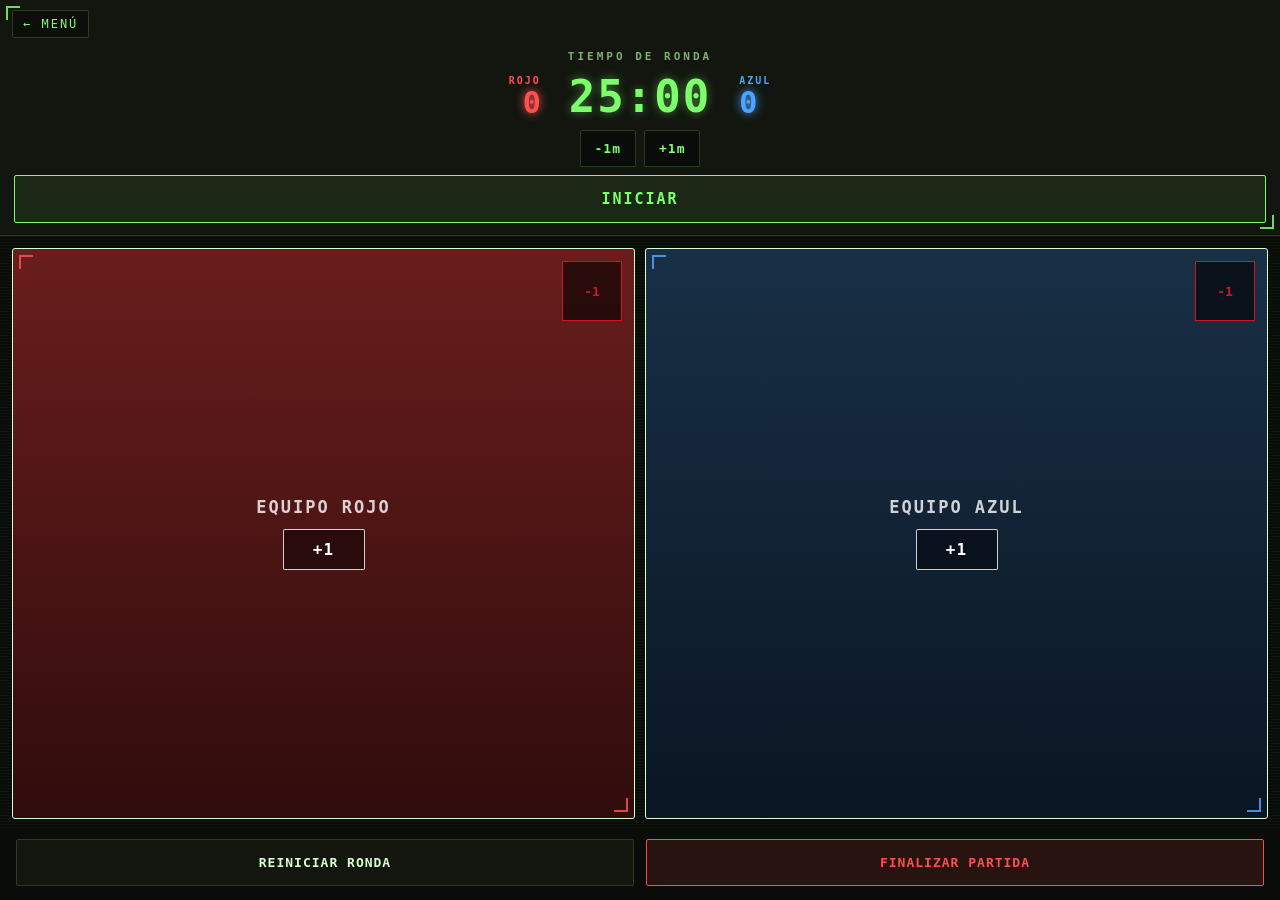
<file: captura.html>
<!DOCTYPE html>
<html lang="es">
<head>
<meta charset="UTF-8">
<meta name="viewport" content="width=device-width, initial-scale=1.0, maximum-scale=1.0, user-scalable=no">
<title>Captura la Bandera - Airsoft Control</title>
<link rel="manifest" href="manifest.json">
<link rel="apple-touch-icon" href="icon.png">
<meta name="apple-mobile-web-app-capable" content="yes">
<meta name="apple-mobile-web-app-status-bar-style" content="black">
<meta name="theme-color" content="#0d0d0d">
<link rel="stylesheet" href="style.css">
</head>
<body>

  <div class="app">

    <a href="index.html" class="back-link">&larr; Menú</a>

    <div class="main-timer">
      <div class="main-timer-label">TIEMPO DE RONDA</div>
      <div class="main-timer-scoreboard capture-scoreboard">
        <div class="possession-score possession-score-red">
          <span class="possession-score-label">ROJO</span>
          <strong id="scoreRedTop">0</strong>
        </div>
        <div class="main-timer-display" id="mainTimerDisplay">25:00</div>
        <div class="possession-score possession-score-blue">
          <span class="possession-score-label">AZUL</span>
          <strong id="scoreBlueTop">0</strong>
        </div>
      </div>

      <div class="setup-controls" id="setupControls">
        <button class="btn-adjust" data-adjust="-60">-1m</button>
        <button class="btn-adjust" data-adjust="60">+1m</button>
      </div>

      <div class="main-timer-controls">
        <button class="btn-main-action" id="mainPlayPause">Iniciar</button>
      </div>
    </div>

    <div class="scores scores-horizontal">
      <div class="score-card score-red" id="scoreCardRed">
        <button class="btn-minus" id="minusRed">-1</button>
        <span class="score-team-name">EQUIPO ROJO</span>
        <button class="btn-score-plus" id="plusRed" type="button">+1</button>
      </div>

      <div class="score-card score-blue" id="scoreCardBlue">
        <button class="btn-minus" id="minusBlue">-1</button>
        <span class="score-team-name">EQUIPO AZUL</span>
        <button class="btn-score-plus" id="plusBlue" type="button">+1</button>
      </div>
    </div>

    <div class="controls">
      <button class="btn-secondary" id="resetBtn">Reiniciar ronda</button>
      <button class="btn-primary" id="finishBtn">Finalizar partida</button>
    </div>

  </div>

  <div class="modal" id="modal">
    <div class="modal-content">
      <h2 id="modalWinner">EQUIPO ROJO GANA</h2>
      <p id="modalDetail">3 - 1 capturas</p>
      <button id="closeModal">Cerrar</button>
    </div>
  </div>

<script src="common.js"></script>
<script src="captura.js"></script>
</body>
</html>
</file>
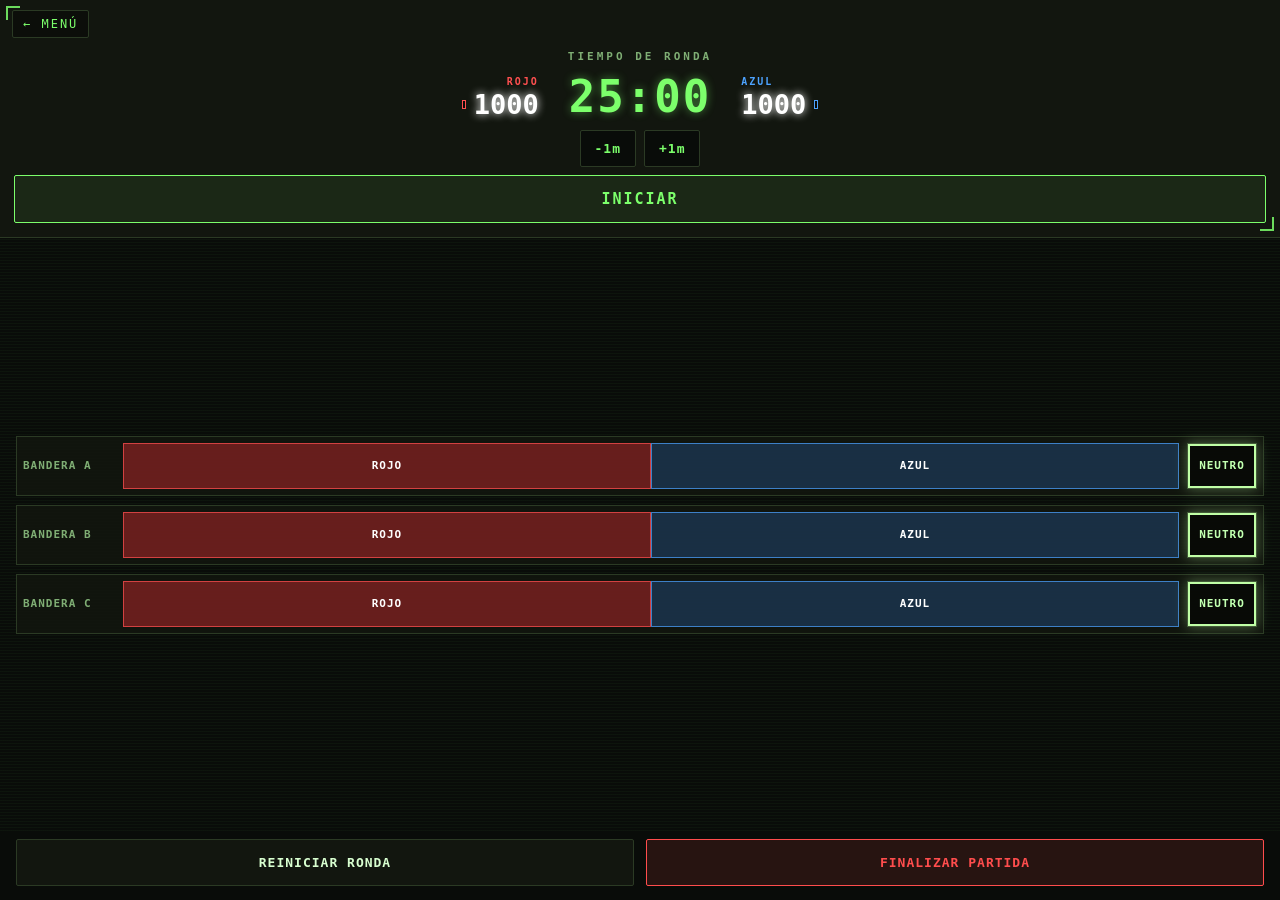
<file: dominio.html>
<!DOCTYPE html>
<html lang="es">
<head>
<meta charset="UTF-8">
<meta name="viewport" content="width=device-width, initial-scale=1.0, maximum-scale=1.0, user-scalable=no">
<title>Dominio - Airsoft Control</title>
<link rel="manifest" href="manifest.json">
<link rel="apple-touch-icon" href="icon.png">
<meta name="apple-mobile-web-app-capable" content="yes">
<meta name="apple-mobile-web-app-status-bar-style" content="black">
<meta name="theme-color" content="#0d0d0d">
<link rel="stylesheet" href="style.css">
</head>
<body>
  <div class="app dominio-app">
    <a href="index.html" class="back-link">&larr; Menú</a>

    <div class="main-timer dominio-header">
      <div class="main-timer-label">TIEMPO DE RONDA</div>
      <div class="main-timer-scoreboard dominio-scoreboard">
        <div class="dominio-team-score dominio-team-score-red">
          <span class="dominio-score-label">ROJO</span>
          <div class="dominio-score-line">
            <strong id="scoreRed">1000</strong>
            <div class="dominio-score-bar" aria-label="Puntos restantes del equipo rojo">
              <span id="barRed"></span>
            </div>
          </div>
        </div>
        <div class="main-timer-display" id="mainTimerDisplay">25:00</div>
        <div class="dominio-team-score dominio-team-score-blue">
          <span class="dominio-score-label">AZUL</span>
          <div class="dominio-score-line">
            <strong id="scoreBlue">1000</strong>
            <div class="dominio-score-bar" aria-label="Puntos restantes del equipo azul">
              <span id="barBlue"></span>
            </div>
          </div>
        </div>
      </div>

      <div class="setup-controls" id="setupControls">
        <button class="btn-adjust" data-adjust="-60">-1m</button>
        <button class="btn-adjust" data-adjust="60">+1m</button>
      </div>

      <div class="main-timer-controls">
        <button class="btn-main-action" id="mainPlayPause">Iniciar</button>
      </div>
    </div>

    <div class="dominio-flags" aria-label="Control de banderas">
      <div class="dominio-flag-row" data-flag="a">
        <span class="dominio-flag-name">BANDERA A</span>
        <div class="dominio-flag-sides">
          <button class="dominio-flag-side dominio-flag-red" type="button" data-team="red">ROJO</button>
          <button class="dominio-flag-side dominio-flag-blue" type="button" data-team="blue">AZUL</button>
        </div>
        <button class="dominio-flag-neutral" type="button" data-team="neutral">NEUTRO</button>
      </div>

      <div class="dominio-flag-row" data-flag="b">
        <span class="dominio-flag-name">BANDERA B</span>
        <div class="dominio-flag-sides">
          <button class="dominio-flag-side dominio-flag-red" type="button" data-team="red">ROJO</button>
          <button class="dominio-flag-side dominio-flag-blue" type="button" data-team="blue">AZUL</button>
        </div>
        <button class="dominio-flag-neutral" type="button" data-team="neutral">NEUTRO</button>
      </div>

      <div class="dominio-flag-row" data-flag="c">
        <span class="dominio-flag-name">BANDERA C</span>
        <div class="dominio-flag-sides">
          <button class="dominio-flag-side dominio-flag-red" type="button" data-team="red">ROJO</button>
          <button class="dominio-flag-side dominio-flag-blue" type="button" data-team="blue">AZUL</button>
        </div>
        <button class="dominio-flag-neutral" type="button" data-team="neutral">NEUTRO</button>
      </div>
    </div>

    <div class="controls">
      <button class="btn-secondary" id="resetBtn">Reiniciar ronda</button>
      <button class="btn-primary" id="finishBtn">Finalizar partida</button>
    </div>
  </div>

  <div class="modal" id="modal">
    <div class="modal-content">
      <h2 id="modalWinner">EMPATE</h2>
      <p id="modalDetail">1000 - 1000 puntos</p>
      <button id="closeModal">Cerrar</button>
    </div>
  </div>

  <script src="common.js"></script>
  <script src="dominio.js"></script>
</body>
</html>
</file>
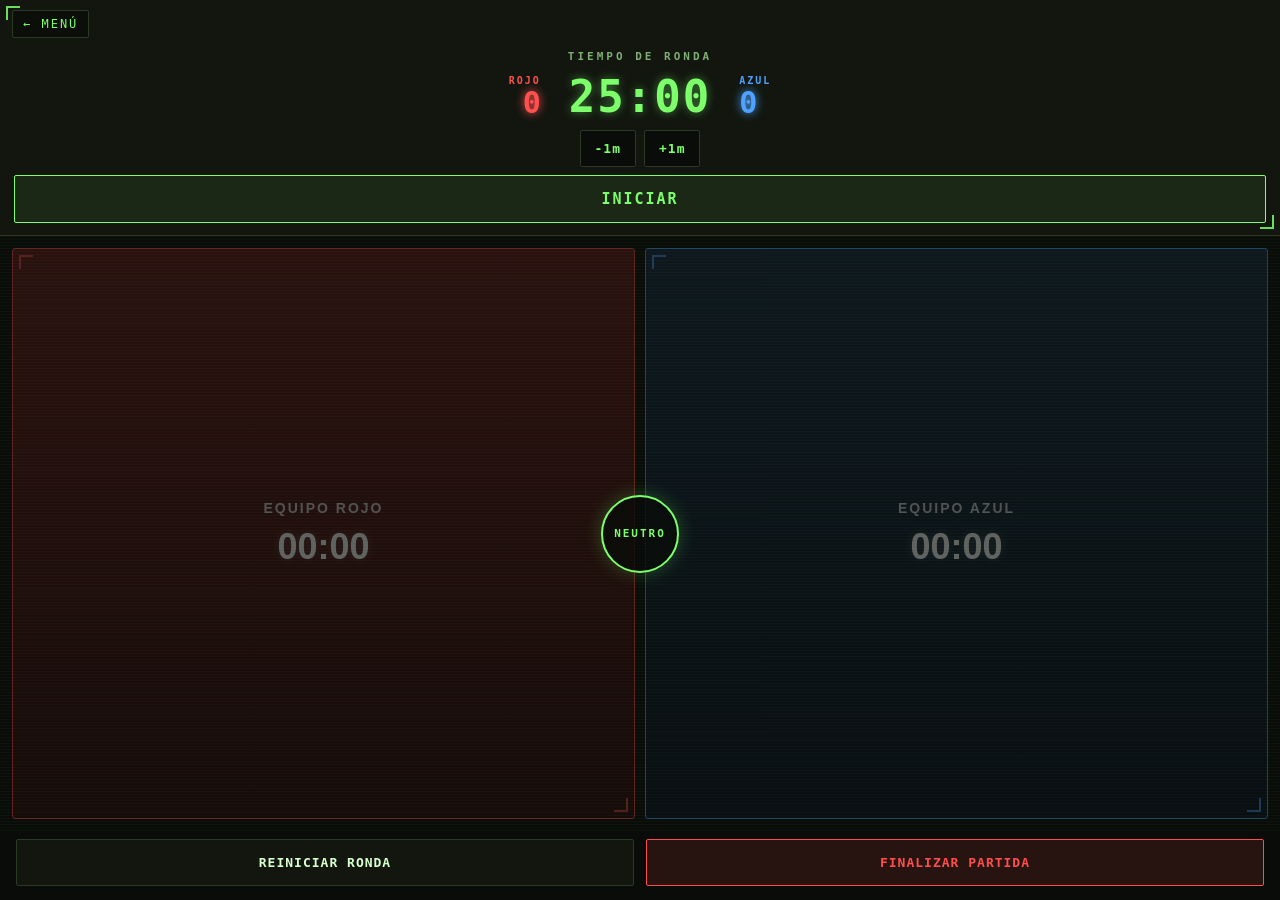
<file: posesion.html>
<!DOCTYPE html>
<html lang="es">
<head>
<meta charset="UTF-8">
<meta name="viewport" content="width=device-width, initial-scale=1.0, maximum-scale=1.0, user-scalable=no">
<title>Posesión - Airsoft Control</title>
<link rel="manifest" href="manifest.json">
<link rel="apple-touch-icon" href="icon.png">
<meta name="apple-mobile-web-app-capable" content="yes">
<meta name="apple-mobile-web-app-status-bar-style" content="black">
<meta name="theme-color" content="#0d0d0d">
<link rel="stylesheet" href="style.css">
</head>
<body>

  <div class="app">

    <a href="index.html" class="back-link">&larr; Menú</a>

    <div class="main-timer">
      <div class="main-timer-label">TIEMPO DE RONDA</div>
      <div class="main-timer-scoreboard">
        <div class="possession-score possession-score-red">
          <span class="possession-score-label">ROJO</span>
          <strong id="scoreRed">0</strong>
        </div>
        <div class="main-timer-display" id="mainTimerDisplay">25:00</div>
        <div class="possession-score possession-score-blue">
          <span class="possession-score-label">AZUL</span>
          <strong id="scoreBlue">0</strong>
        </div>
      </div>

      <!-- Ajustar duración: solo visible antes de darle a Iniciar -->
      <div class="setup-controls" id="setupControls">
        <button class="btn-adjust" data-adjust="-60">-1m</button>
        <button class="btn-adjust" data-adjust="60">+1m</button>
      </div>

      <div class="main-timer-controls">
        <button class="btn-main-action" id="mainPlayPause">Iniciar</button>
      </div>
    </div>

    <div class="teams">
      <button class="team team-red" id="teamRed">
        <span class="team-name">EQUIPO ROJO</span>
        <span class="team-time" id="timeRed">00:00</span>
      </button>

      <button class="neutral-control" id="neutralControl" type="button" aria-label="Punto neutro">
        <span>NEUTRO</span>
      </button>

      <button class="team team-blue" id="teamBlue">
        <span class="team-name">EQUIPO AZUL</span>
        <span class="team-time" id="timeBlue">00:00</span>
      </button>
    </div>

    <div class="controls">
      <button class="btn-secondary" id="resetBtn">Reiniciar ronda</button>
      <button class="btn-primary" id="finishBtn">Finalizar partida</button>
    </div>

  </div>

  <div class="modal" id="modal">
    <div class="modal-content">
      <h2 id="modalWinner">EQUIPO ROJO GANA</h2>
      <p id="modalDetail">0 - 0 puntos</p>
      <button id="closeModal">Cerrar</button>
    </div>
  </div>

<script src="common.js"></script>
<script src="script.js"></script>
</body>
</html>
</file>
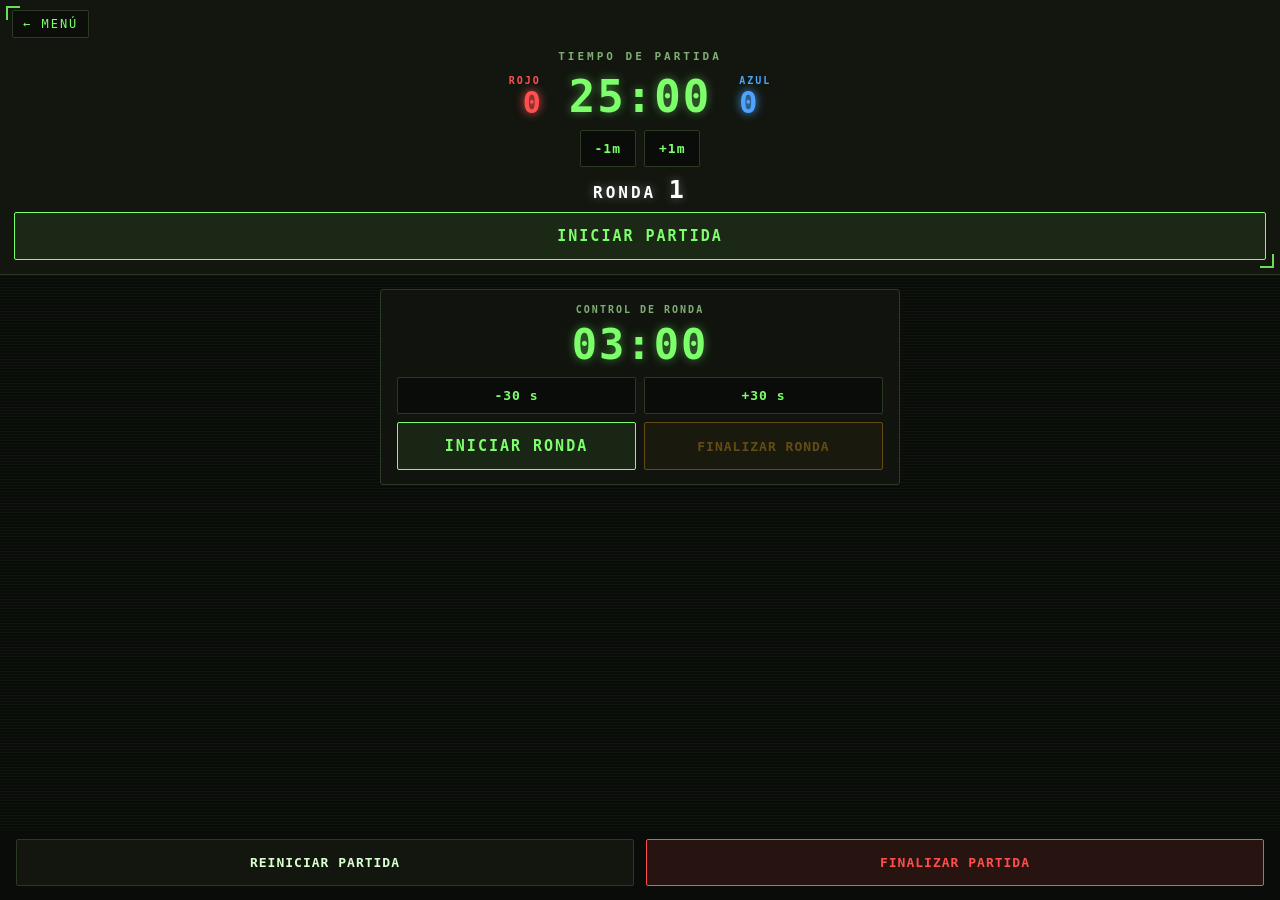
<file: punto-caliente-extremo.html>
<!DOCTYPE html>
<html lang="es">
<head>
<meta charset="UTF-8">
<meta name="viewport" content="width=device-width, initial-scale=1.0, maximum-scale=1.0, user-scalable=no">
<title>Punto caliente extremo - Airsoft Control</title>
<link rel="manifest" href="manifest.json">
<link rel="apple-touch-icon" href="icon.png">
<meta name="apple-mobile-web-app-capable" content="yes">
<meta name="apple-mobile-web-app-status-bar-style" content="black">
<meta name="theme-color" content="#0d0d0d">
<link rel="stylesheet" href="style.css">
</head>
<body>
  <div class="app extremo-app">
    <a href="index.html" class="back-link">&larr; Menú</a>

    <div class="main-timer extremo-main-timer">
      <div class="main-timer-label">TIEMPO DE PARTIDA</div>
      <div class="main-timer-scoreboard">
        <div class="possession-score possession-score-red">
          <span class="possession-score-label">ROJO</span>
          <strong id="scoreRed">0</strong>
        </div>
        <div class="main-timer-display" id="mainTimerDisplay">25:00</div>
        <div class="possession-score possession-score-blue">
          <span class="possession-score-label">AZUL</span>
          <strong id="scoreBlue">0</strong>
        </div>
      </div>
      <div class="setup-controls" id="setupControls">
        <button class="btn-adjust" data-adjust="-60" type="button">-1m</button>
        <button class="btn-adjust" data-adjust="60" type="button">+1m</button>
      </div>
      <div class="extremo-round-label">RONDA <strong id="roundNumber">1</strong></div>
      <div class="main-timer-controls">
        <button class="btn-main-action" id="mainPlayPause" type="button">Iniciar partida</button>
      </div>
    </div>

    <section class="extremo-round-panel" aria-label="Control de minirronda">
      <div class="extremo-round-heading">CONTROL DE RONDA</div>
      <div class="extremo-round-display" id="roundTimerDisplay">03:00</div>
      <div class="extremo-round-adjust">
        <button class="btn-adjust" id="roundMinus" type="button">-30 s</button>
        <button class="btn-adjust" id="roundPlus" type="button">+30 s</button>
      </div>
      <div class="extremo-round-actions">
        <button class="btn-main-action" id="roundToggle" type="button">Iniciar ronda</button>
        <button class="extremo-finish-round" id="roundFinish" type="button">Finalizar ronda</button>
      </div>
    </section>

    <section class="extremo-decision" id="roundDecision" aria-label="Resultado de la minirronda">
      <div class="extremo-decision-label">¿QUIÉN GANA EL PUNTO?</div>
      <div class="extremo-decision-buttons">
        <button class="extremo-decision-red" data-winner="red" type="button">ROJO</button>
        <button class="extremo-decision-neutral" data-winner="neutral" type="button">NEUTRO</button>
        <button class="extremo-decision-blue" data-winner="blue" type="button">AZUL</button>
      </div>
    </section>

    <div class="controls extremo-controls">
      <button class="btn-secondary" id="resetBtn" type="button">Reiniciar partida</button>
      <button class="btn-primary" id="finishBtn" type="button">Finalizar partida</button>
    </div>
  </div>

  <div class="modal" id="modal">
    <div class="modal-content">
      <h2 id="modalWinner">EMPATE</h2>
      <p id="modalDetail">0 - 0 puntos</p>
      <button id="closeModal" type="button">Cerrar</button>
    </div>
  </div>

  <script src="common.js"></script>
  <script src="punto-caliente-extremo.js"></script>
</body>
</html>
</file>
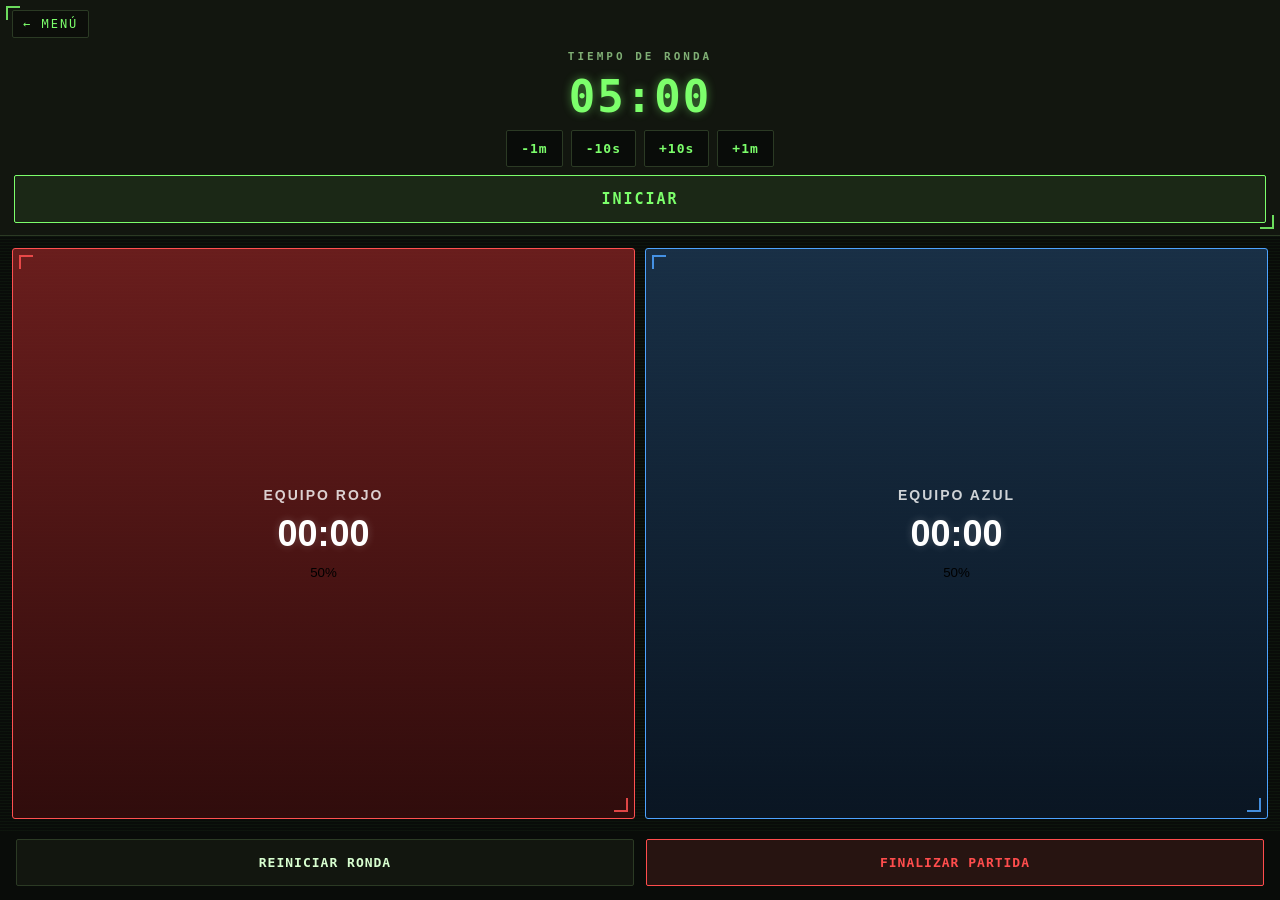
<file: puntocaliente.html>
<!DOCTYPE html>
<html lang="es">
<head>
<meta charset="UTF-8">
<meta name="viewport" content="width=device-width, initial-scale=1.0, maximum-scale=1.0, user-scalable=no">
<title>Posesión - Airsoft Control</title>
<link rel="manifest" href="manifest.json">
<link rel="apple-touch-icon" href="icon.png">
<meta name="apple-mobile-web-app-capable" content="yes">
<meta name="apple-mobile-web-app-status-bar-style" content="black">
<meta name="theme-color" content="#0d0d0d">
<link rel="stylesheet" href="style.css">
</head>
<body>

  <div class="app">

    <a href="index.html" class="back-link">&larr; Menú</a>

    <div class="main-timer">
      <div class="main-timer-label">TIEMPO DE RONDA</div>
      <div class="main-timer-display" id="mainTimerDisplay">05:00</div>

      <!-- Ajustar duración: solo visible antes de darle a Iniciar -->
      <div class="setup-controls" id="setupControls">
        <button class="btn-adjust" data-adjust="-60">-1m</button>
        <button class="btn-adjust" data-adjust="-10">-10s</button>
        <button class="btn-adjust" data-adjust="10">+10s</button>
        <button class="btn-adjust" data-adjust="60">+1m</button>
      </div>

      <div class="main-timer-controls">
        <button class="btn-main-action" id="mainPlayPause">Iniciar</button>
      </div>
    </div>

    <div class="teams">
      <button class="team team-red" id="teamRed">
        <span class="team-name">EQUIPO ROJO</span>
        <span class="team-time" id="timeRed">00:00</span>
        <span class="team-percent" id="percentRed">50%</span>
      </button>

      <button class="team team-blue" id="teamBlue">
        <span class="team-name">EQUIPO AZUL</span>
        <span class="team-time" id="timeBlue">00:00</span>
        <span class="team-percent" id="percentBlue">50%</span>
      </button>
    </div>

    <div class="controls">
      <button class="btn-secondary" id="resetBtn">Reiniciar ronda</button>
      <button class="btn-primary" id="finishBtn">Finalizar partida</button>
    </div>

  </div>

  <div class="modal" id="modal">
    <div class="modal-content">
      <h2 id="modalWinner">EQUIPO ROJO GANA</h2>
      <p id="modalDetail">65% de posesión</p>
      <button id="closeModal">Cerrar</button>
    </div>
  </div>

<script src="script.js"></script>
</body>
</html>
</file>
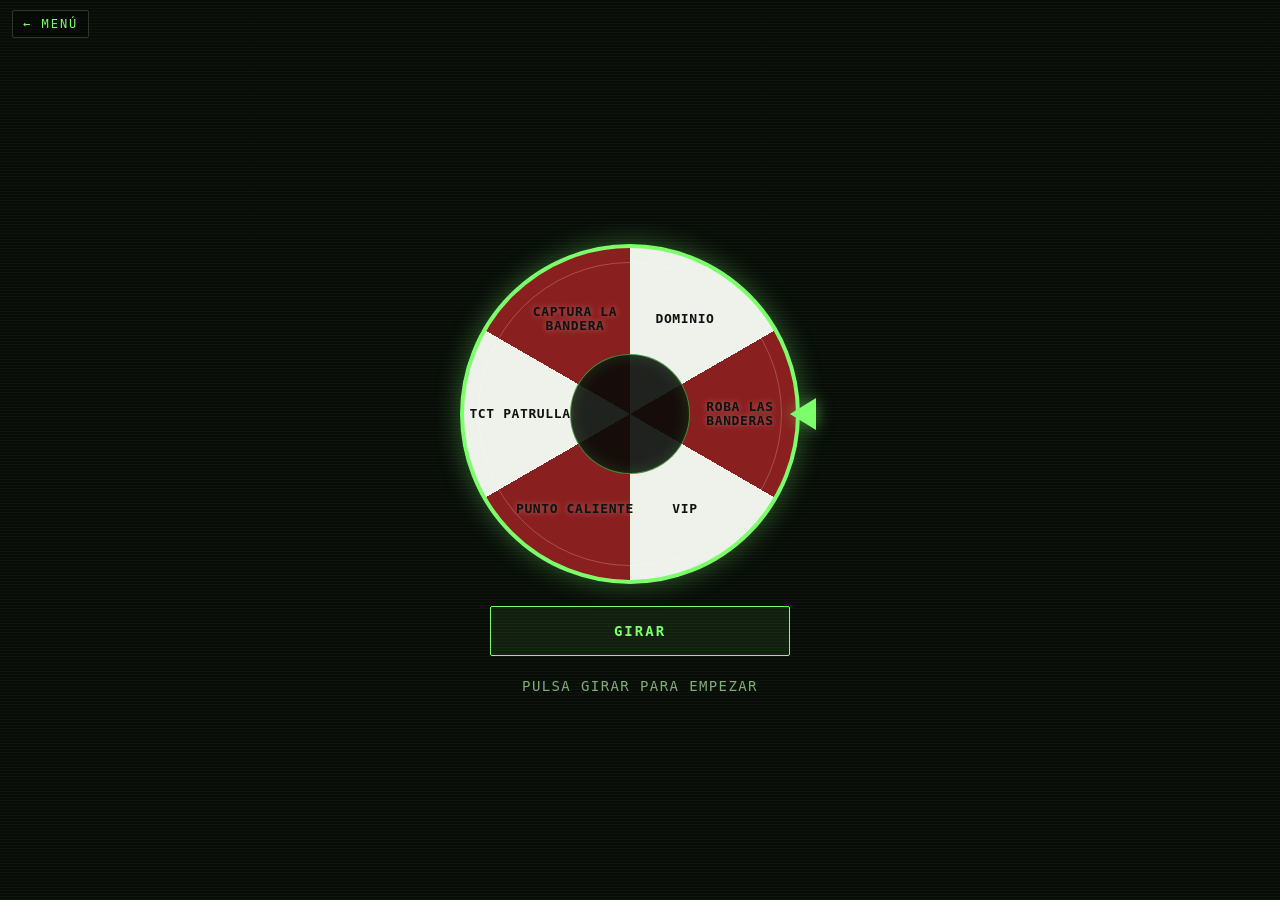
<file: ruleta.html>
<!DOCTYPE html>
<html lang="es">
<head>
<meta charset="UTF-8">
<meta name="viewport" content="width=device-width, initial-scale=1.0, maximum-scale=1.0, user-scalable=no">
<title>Ruleta - Airsoft Control</title>
<link rel="manifest" href="manifest.json">
<link rel="apple-touch-icon" href="icon.png">
<meta name="apple-mobile-web-app-capable" content="yes">
<meta name="apple-mobile-web-app-status-bar-style" content="black">
<meta name="theme-color" content="#0d0d0d">
<link rel="stylesheet" href="style.css">
</head>
<body>

  <div class="app roulette-screen">

    <a href="index.html" class="back-link">&larr; Menú</a>

    <div class="roulette-stage">
      <div class="roulette-pointer" aria-hidden="true"></div>
      <div class="roulette-wheel" id="rouletteWheel" aria-live="polite"></div>
    </div>

    <div class="roulette-controls">
      <button class="roulette-spin" id="spinBtn" type="button">Girar</button>
    </div>

    <div class="roulette-result" id="rouletteResult">Pulsa girar para empezar</div>

  </div>

<script src="common.js"></script>
<script src="ruleta.js"></script>
</body>
</html>
</file>
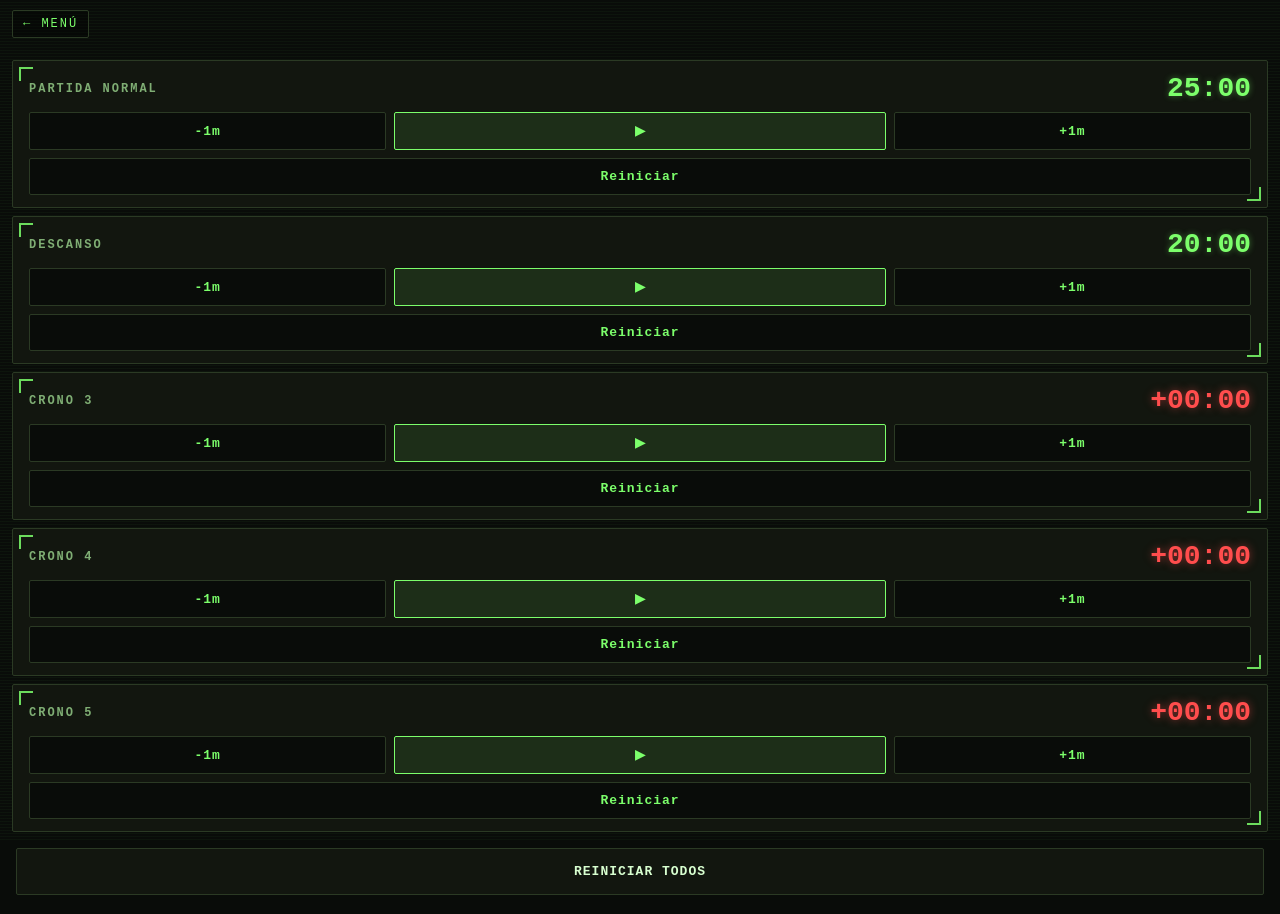
<file: temporizadores.html>
<!DOCTYPE html>
<html lang="es">
<head>
<meta charset="UTF-8">
<meta name="viewport" content="width=device-width, initial-scale=1.0, maximum-scale=1.0, user-scalable=no">
<title>Temporizadores - Airsoft Control</title>
<link rel="manifest" href="manifest.json">
<link rel="apple-touch-icon" href="icon.png">
<meta name="apple-mobile-web-app-capable" content="yes">
<meta name="apple-mobile-web-app-status-bar-style" content="black">
<meta name="theme-color" content="#0d0d0d">
<link rel="stylesheet" href="style.css">
</head>
<body>

  <div class="app">

    <a href="index.html" class="back-link">&larr; Menú</a>

    <div class="timers-list" id="timersList">
      <!-- Los 5 cronómetros se generan por JavaScript -->
    </div>

    <div class="controls">
      <button class="btn-secondary" id="resetAllBtn" style="flex:1;">Reiniciar todos</button>
    </div>

  </div>

<script src="common.js"></script>
<script src="temporizadores.js"></script>
</body>
</html>
</file>
<file: style.css>
:root {
  --bg: #090c09;
  --panel: #12160f;
  --line: #2b3a24;
  --accent: #7CFF6B;
  --warn: #ffb020;
  --danger: #ff4d4d;
  --red-line: #ff5050;
  --blue-line: #4da3ff;
  --text: #d8ffd0;
  --text-dim: #7fae74;
}

* {
  margin: 0;
  padding: 0;
  box-sizing: border-box;
  user-select: none;
  -webkit-tap-highlight-color: transparent;
}

html, body {
  min-height: 100%;
  background-color: var(--bg);
  background-image: repeating-linear-gradient(
    0deg,
    rgba(124, 255, 107, 0.035) 0px,
    rgba(124, 255, 107, 0.035) 1px,
    transparent 1px,
    transparent 3px
  );
  font-family: ui-monospace, "SF Mono", Menlo, Consolas, monospace;
  color: var(--text);
  overflow-x: hidden;
  overflow-y: auto;
  -webkit-overflow-scrolling: touch;
}

a {
  text-decoration: none;
}

/* ---------- Esquinas de mira (corner brackets) ---------- */
/* Se aplican vía ::before/::after, sin tocar el HTML */

.mode-card, .team, .score-card, .main-timer, .mini-timer, .modal-content {
  position: relative;
}

.mode-card::before, .team::before, .score-card::before,
.main-timer::before, .mini-timer::before, .modal-content::before {
  content: "";
  position: absolute;
  top: 6px;
  left: 6px;
  width: 12px;
  height: 12px;
  border-top: 2px solid var(--accent);
  border-left: 2px solid var(--accent);
  opacity: 0.85;
  pointer-events: none;
}

.mode-card::after, .team::after, .score-card::after,
.main-timer::after, .mini-timer::after, .modal-content::after {
  content: "";
  position: absolute;
  bottom: 6px;
  right: 6px;
  width: 12px;
  height: 12px;
  border-bottom: 2px solid var(--accent);
  border-right: 2px solid var(--accent);
  opacity: 0.85;
  pointer-events: none;
}

/* Los equipos usan sus propias esquinas de color */
.team-red::before, .team-red::after, .score-red::before, .score-red::after {
  border-color: var(--red-line);
}
.team-blue::before, .team-blue::after, .score-blue::before, .score-blue::after {
  border-color: var(--blue-line);
}

/* ---------- MENÚ PRINCIPAL ---------- */

.menu {
  min-height: 100vh;
  display: flex;
  flex-direction: column;
  align-items: center;
  padding: 70px 20px 20px;
  gap: 16px;
  background-image: url('./fondo.jpeg');
  background-size: cover;
  background-position: center;
  background-repeat: no-repeat;
  background-attachment: fixed;
}

.menu-title {
  color: var(--accent);
  font-size: 21px;
  font-weight: 800;
  letter-spacing: 5px;
  margin-bottom: 8px;
  text-shadow: 0 0 10px rgba(124, 255, 107, 0.45);
}

.scoreboard-panel {
  width: min(100%, 420px);
  background: rgba(9, 12, 9, 0.82);
  border: 1px solid var(--line);
  border-radius: 4px;
  padding: 16px 14px 12px;
  box-shadow: 0 0 20px rgba(0, 0, 0, 0.28);
  display: flex;
  flex-direction: column;
  gap: 12px;
}

.menu-timer-panel {
  width: min(100%, 420px);
  background: rgba(9, 12, 9, 0.82);
  border: 1px solid var(--line);
  border-radius: 4px;
  padding: 16px 14px 12px;
  display: flex;
  flex-direction: column;
  align-items: center;
  gap: 10px;
  box-shadow: 0 0 18px rgba(0, 0, 0, 0.18);
}

.menu-timer-label {
  color: var(--text-dim);
  font-size: 11px;
  font-weight: 700;
  letter-spacing: 3px;
  text-transform: uppercase;
}

.menu-timer-display {
  font-size: 42px;
  font-weight: 800;
  color: var(--accent);
  letter-spacing: 2px;
  font-variant-numeric: tabular-nums;
  text-shadow: 0 0 10px rgba(124, 255, 107, 0.45);
}

.menu-timer-controls {
  width: 100%;
  display: flex;
  gap: 8px;
}

.menu-timer-btn,
.menu-timer-start {
  border: 1px solid var(--line);
  border-radius: 2px;
  background: rgba(0, 0, 0, 0.35);
  color: var(--text);
  font-family: inherit;
  font-size: 12px;
  font-weight: 700;
  letter-spacing: 1px;
  text-transform: uppercase;
  cursor: pointer;
}

.menu-timer-btn {
  flex: 1;
  padding: 10px 8px;
}

.menu-timer-start {
  width: 100%;
  padding: 12px 10px;
  border-color: var(--accent);
  background: rgba(124, 255, 107, 0.08);
  color: var(--accent);
}

.menu-timer-start.running {
  background: rgba(255, 176, 32, 0.12);
  border-color: var(--warn);
  color: var(--warn);
}

.score-team {
  border: 1px solid var(--line);
  background: rgba(18, 22, 15, 0.8);
  border-radius: 2px;
  padding: 12px 10px;
}

.score-team.score-red {
  border-color: rgba(255, 80, 80, 0.8);
}

.score-team.score-blue {
  border-color: rgba(77, 163, 255, 0.8);
}

.score-label {
  display: block;
  color: var(--text-dim);
  font-size: 11px;
  letter-spacing: 2px;
  text-transform: uppercase;
  margin-bottom: 8px;
  text-align: center;
}

.score-row {
  display: grid;
  grid-template-columns: 40px 1fr 40px;
  align-items: center;
  gap: 8px;
}

.score-btn {
  border: 1px solid var(--line);
  background: rgba(0, 0, 0, 0.45);
  color: var(--text);
  font-size: 22px;
  font-weight: 700;
  font-family: inherit;
  width: 100%;
  height: 42px;
  border-radius: 2px;
  cursor: pointer;
}

.score-btn.score-plus {
  color: var(--accent);
  border-color: var(--accent);
}

.score-btn.score-minus {
  color: var(--danger);
  border-color: var(--danger);
}

.score-value {
  text-align: center;
  font-size: 34px;
  font-weight: 800;
  color: var(--text);
  font-variant-numeric: tabular-nums;
}

.score-reset {
  width: 100%;
  padding: 12px 10px;
  border: 1px solid var(--line);
  border-radius: 2px;
  background: rgba(0, 0, 0, 0.4);
  color: var(--text);
  font-size: 12px;
  font-weight: 700;
  font-family: inherit;
  letter-spacing: 2px;
  text-transform: uppercase;
  cursor: pointer;
}

.mode-card {
  width: 100%;
  max-width: 420px;
  background-color: rgba(17, 24, 18, 0.888);
  background-image: repeating-linear-gradient(
    0deg,
    rgba(124, 255, 107, 0.035) 0px,
    rgba(124, 255, 107, 0.11) 1px,
    transparent 1px,
    transparent 3px
  );

  border: 1px solid var(--line);
  border-radius: 2px;
  padding: 22px 26px;
  display: flex;
  flex-direction: column;
  gap: 6px;
}

.menu-secondary-actions {
  width: min(100%, 420px);
  display: flex;
  gap: 10px;
  align-items: stretch;
}

.menu-secondary-btn {
  display: inline-flex;
  align-items: center;
  justify-content: center;
  gap: 8px;
  min-height: 42px;
  padding: 10px 14px;
  border-radius: 2px;
  border: 1px solid var(--line);
  background: rgba(9, 12, 9, 0.82);
  color: var(--text);
  font-family: inherit;
  font-size: 11px;
  font-weight: 700;
  letter-spacing: 1.2px;
  text-transform: uppercase;
  transition: transform 0.15s ease, border-color 0.15s ease, background 0.15s ease;
}

.menu-secondary-btn:active {
  transform: translateY(1px);
}

.menu-roulette-btn {
  flex: 1.4;
  border-color: rgba(89, 181, 77, 0.75);
  background-color: rgba(30, 4, 4, 0.655);
  background-image: repeating-linear-gradient(
    45deg,
    rgba(248, 193, 193, 0.035) 0px,
    rgba(255, 84, 84, 0.459) 2px,
    transparent 9px,
    transparent 11px
  );
  color: var(--accent);
}

.menu-timers-btn {
  flex: 0.8;
  min-width: 120px;
  border-color: rgba(255, 176, 32, 0.8);
  background-color: rgba(30, 26, 4, 0.655);
  background-image: repeating-linear-gradient(
    90deg,
    rgba(248, 241, 193, 0.035) 0px,
    rgba(244, 255, 84, 0.051) 2px,
    transparent 2px,
    transparent 3px
  );
  color: var(--warn);
}

.menu-secondary-icon {
  width: 18px;
  height: 18px;
  object-fit: contain;
  filter: drop-shadow(0 0 6px rgba(124, 255, 107, 0.45));
}

.mode-card:active {
  border-color: var(--accent);
  background: #171d13;
}

.mode-card-free {
  background-color: rgba(235, 240, 235, 0.16);
  border-color: rgba(235, 240, 235, 0.55);
}

.mode-name {
  color: var(--text);
  font-size: 16px;
  font-weight: 700;
  letter-spacing: 2px;
  text-transform: uppercase;
}

.mode-desc {
  color: var(--text-dim);
  font-size: 11px;
  letter-spacing: 1px;
}

/* ---------- PANTALLA DE MODO DE JUEGO ---------- */

.app {
  min-height: 100vh;
  display: flex;
  flex-direction: column;
  position: relative;
}

.back-link {
  position: absolute;
  top: 10px;
  left: 12px;
  color: var(--accent);
  font-size: 12px;
  letter-spacing: 2px;
  text-transform: uppercase;
  padding: 6px 10px;
  border: 1px solid var(--line);
  border-radius: 2px;
  background: rgba(0, 0, 0, 0.35);
  z-index: 10;
}

/* Crono principal */

.main-timer {
  background: var(--panel);
  border-bottom: 1px solid var(--line);
  padding: 50px 14px 12px;
  display: flex;
  flex-direction: column;
  align-items: center;
  gap: 8px;
}

.main-timer-label {
  color: var(--text-dim);
  font-size: 11px;
  letter-spacing: 3px;
  font-weight: 700;
}

.main-timer-display {
  font-size: 44px;
  font-weight: 800;
  color: var(--accent);
  font-variant-numeric: tabular-nums;
  letter-spacing: 2px;
  text-shadow: 0 0 10px rgba(124, 255, 107, 0.45);
}

.main-timer-scoreboard {
  width: min(100%, 430px);
  display: grid;
  grid-template-columns: minmax(72px, 1fr) auto minmax(72px, 1fr);
  align-items: center;
  gap: 28px;
}

.possession-score {
  display: flex;
  flex-direction: column;
  gap: 2px;
  min-width: 0;
  font-variant-numeric: tabular-nums;
}

.possession-score-red {
  align-items: flex-end;
  color: var(--red-line);
}

.possession-score-blue {
  align-items: flex-start;
  color: var(--blue-line);
}

.possession-score-label {
  color: currentColor;
  font-size: 10px;
  font-weight: 800;
  letter-spacing: 2px;
}

.possession-score strong {
  font-size: 30px;
  line-height: 1;
  text-shadow: 0 0 10px currentColor;
}

.main-timer-display.overtime {
  color: var(--danger);
  text-shadow: 0 0 12px rgba(255, 77, 77, 0.6);
  animation: pulse 1s infinite;
}

@keyframes pulse {
  0%, 100% { opacity: 1; }
  50% { opacity: 0.35; }
}

.setup-controls {
  display: flex;
  gap: 8px;
}

.btn-adjust {
  background: var(--bg);
  color: var(--accent);
  border: 1px solid var(--line);
  border-radius: 2px;
  padding: 10px 14px;
  font-size: 13px;
  font-weight: 700;
  font-family: inherit;
  letter-spacing: 1px;
}

.main-timer-controls {
  width: 100%;
  display: flex;
}

.btn-main-action {
  flex: 1;
  padding: 14px;
  border: 1px solid var(--accent);
  border-radius: 2px;
  background: rgba(124, 255, 107, 0.08);
  color: var(--accent);
  font-size: 15px;
  font-weight: 700;
  font-family: inherit;
  letter-spacing: 2px;
  text-transform: uppercase;
}

.btn-main-action.running {
  background: rgba(255, 176, 32, 0.12);
  border-color: var(--warn);
  color: var(--warn);
}

/* Equipos */

.teams {
  flex: 1;
  min-height: 0;
  display: grid;
  grid-template-columns: 1fr 1fr;
  gap: 10px;
  padding: 12px;
  position: relative;
}

.neutral-control {
  position: absolute;
  left: 50%;
  top: 50%;
  transform: translate(-50%, -50%);
  width: 78px;
  height: 78px;
  border: 2px solid var(--accent);
  border-radius: 50%;
  background: rgba(9, 12, 9, 0.8);
  color: var(--accent);
  font-family: inherit;
  font-size: 11px;
  font-weight: 800;
  letter-spacing: 2px;
  text-transform: uppercase;
  z-index: 1;
  box-shadow: 0 0 18px rgba(124, 255, 107, 0.25);
}

.team {
  min-height: 220px;
  border: 1px solid;
  border-radius: 3px;
  display: flex;
  flex-direction: column;
  align-items: center;
  justify-content: center;
  gap: 10px;
  cursor: pointer;
  transition: filter 0.15s, opacity 0.15s;
}

.team:active {
  filter: brightness(1.25);
}

.team-red {
  background: linear-gradient(180deg, rgba(122, 32, 32, 0.85), rgba(50, 12, 12, 0.95));
  border-color: var(--red-line);
}

.team-blue {
  background: linear-gradient(180deg, rgba(27, 53, 80, 0.85), rgba(10, 22, 36, 0.95));
  border-color: var(--blue-line);
}

.team.active {
  filter: brightness(1.4);
  box-shadow: inset 0 0 40px rgba(255, 255, 255, 0.12), 0 0 0 3px var(--accent), 0 0 22px rgba(124, 255, 107, 0.4);
  transform: scale(1.015);
}

.team.disabled {
  opacity: 0.35;
  pointer-events: none;
}

.team-name {
  font-size: 14px;
  font-weight: 700;
  color: rgba(255, 255, 255, 0.8);
  letter-spacing: 2px;
  text-transform: uppercase;
}

.team-time {
  font-size: 36px;
  font-weight: 800;
  color: white;
  font-variant-numeric: tabular-nums;
  text-shadow: 0 0 8px rgba(255, 255, 255, 0.2);
}

/* Marcador de puntos (Captura la Bandera) */

.scores {
  flex: 1;
  display: flex;
  flex-direction: column;
}

.scores-horizontal {
  display: grid;
  grid-template-columns: 1fr 1fr;
  gap: 10px;
  padding: 12px;
}

.score-card {
  flex: 1;
  border: none;
  border-top: 1px solid;
  display: flex;
  flex-direction: column;
  align-items: center;
  justify-content: center;
  gap: 8px;
  cursor: pointer;
  transition: filter 0.15s;
}

.scores-horizontal .score-card {
  min-height: 190px;
  border: 1px solid;
  border-radius: 3px;
  gap: 12px;
}

.score-card:active {
  filter: brightness(1.25);
}

.score-card.pressed {
  animation: score-pulse 0.32s ease-out;
}

@keyframes score-pulse {
  0% { filter: brightness(1.8); transform: scale(1.02); }
  100% { filter: brightness(1); transform: scale(1); }
}

.score-red {
  background: linear-gradient(180deg, rgba(122, 32, 32, 0.85), rgba(50, 12, 12, 0.95));
  border-color: var(--red-line);
}

.score-blue {
  background: linear-gradient(180deg, rgba(27, 53, 80, 0.85), rgba(10, 22, 36, 0.95));
  border-color: var(--blue-line);
}

.score-team-name {
  font-size: 17px;
  font-weight: 700;
  color: rgba(255, 255, 255, 0.8);
  letter-spacing: 2px;
  text-transform: uppercase;
}

.score-value {
  font-size: 58px;
  font-weight: 800;
  color: white;
  font-variant-numeric: tabular-nums;
  text-shadow: 0 0 8px rgba(255, 255, 255, 0.2);
}

.btn-minus {
  position: absolute;
  top: 12px;
  right: 12px;
  width: 60px;
  height: 60px;
  border: 1px solid rgb(211, 19, 35);
  background: rgba(0, 0, 0, 0.6);
  color:  rgb(211, 19, 35);
  font-size: 13px;
  font-weight: 700;
  font-family: inherit;
}

.btn-score-plus {
  min-width: 82px;
  padding: 10px 14px;
  border: 1px solid rgba(255, 255, 255, 0.8);
  border-radius: 2px;
  background: rgba(0, 0, 0, 0.45);
  color: #fff;
  font-family: inherit;
  font-size: 16px;
  font-weight: 800;
  letter-spacing: 1px;
}

/* Lista de mini-cronómetros (Temporizadores) */

.timers-list {
  flex: 1;
  display: flex;
  flex-direction: column;
  gap: 8px;
  padding: 60px 12px 8px;
  overflow-y: auto;
}

.mini-timer {
  background: var(--panel);
  border: 1px solid var(--line);
  border-radius: 2px;
  padding: 12px 16px;
  display: flex;
  flex-direction: column;
  gap: 8px;
}

.mini-timer-top {
  display: flex;
  justify-content: space-between;
  align-items: center;
}

.mini-timer-label {
  color: var(--text-dim);
  font-size: 12px;
  font-weight: 700;
  letter-spacing: 2px;
  text-transform: uppercase;
}

.mini-timer-display {
  color: var(--accent);
  font-size: 28px;
  font-weight: 800;
  font-variant-numeric: tabular-nums;
  text-shadow: 0 0 6px rgba(124, 255, 107, 0.4);
}

.mini-timer-display.overtime {
  color: var(--danger);
  text-shadow: 0 0 8px rgba(255, 77, 77, 0.5);
}

.mini-timer-controls {
  display: flex;
  gap: 8px;
}

.btn-mini {
  flex: 1;
  padding: 10px;
  border: 1px solid var(--line);
  border-radius: 2px;
  background: var(--bg);
  color: var(--accent);
  font-size: 13px;
  font-weight: 700;
  font-family: inherit;
  letter-spacing: 1px;
}

.btn-mini-play {
  flex: 1.4;
  background: rgba(124, 255, 107, 0.1);
  border-color: var(--accent);
}

.btn-mini-play.running {
  background: rgba(255, 176, 32, 0.12);
  border-color: var(--warn);
  color: var(--warn);
}

/* Controles inferiores */

.controls {
  display: flex;
  gap: 12px;
  padding: 8px 16px 14px;
  background: var(--bg);
}

.btn-secondary, .btn-primary {
  flex: 1;
  padding: 15px 12px;
  border-radius: 2px;
  font-size: 13px;
  font-weight: 700;
  font-family: inherit;
  letter-spacing: 1px;
  text-transform: uppercase;
  cursor: pointer;
}

.btn-secondary {
  background: var(--panel);
  border: 1px solid var(--line);
  color: var(--text);
}

.btn-primary {
  background: rgba(255, 77, 77, 0.12);
  border: 1px solid var(--danger);
  color: var(--danger);
}

/* Modal de resultado */

.modal {
  display: none;
  position: fixed;
  inset: 0;
  background: rgba(0, 0, 0, 0.85);
  align-items: center;
  justify-content: center;
  z-index: 20;
}

.modal.show {
  display: flex;
}

.modal-content {
  background: var(--panel);
  border: 1px solid var(--accent);
  padding: 32px;
  border-radius: 4px;
  text-align: center;
  width: 85%;
  max-width: 340px;
  box-shadow: 0 0 30px rgba(0, 0, 0, 0.6);
  position: relative;
  z-index: 21;
}

.modal-content h2 {
  color: var(--accent);
  font-size: 22px;
  letter-spacing: 2px;
  margin-bottom: 8px;
  text-shadow: 0 0 8px rgba(124, 255, 107, 0.4);
}

.modal-content p {
  color: var(--text-dim);
  font-size: 16px;
  margin-bottom: 24px;
  letter-spacing: 1px;
}

@media (max-width: 480px) {
  .main-timer {
    padding: 48px 12px 10px;
  }

  .main-timer-display {
    font-size: 38px;
  }

  .team-name,
  .score-team-name {
    font-size: 14px;
    letter-spacing: 1px;
  }

  .team-time {
    font-size: 32px;
  }

  .main-timer-scoreboard {
    gap: 20px;
  }

  .possession-score strong {
    font-size: 25px;
  }

  .teams {
    gap: 6px;
    padding: 8px;
  }

  .team {
    min-height: 180px;
  }

  .btn-minus {
    width: 34px;
    height: 34px;
    top: 8px;
    right: 8px;
    font-size: 12px;
  }

  .controls {
    gap: 8px;
    padding: 10px 12px 16px;
  }

  .scores-horizontal {
    gap: 6px;
    padding: 8px;
  }

  .scores-horizontal .score-card {
    min-height: 165px;
  }

  .btn-score-plus {
    min-width: 68px;
    padding: 9px 8px;
    font-size: 13px;
  }

  .btn-secondary, .btn-primary {
    padding: 12px 10px;
    font-size: 11px;
  }
}

.modal-content button {
  width: 100%;
  padding: 16px;
  border: 1px solid var(--line);
  border-radius: 2px;
  background: var(--bg);
  color: var(--text);
  font-size: 14px;
  font-weight: 700;
  font-family: inherit;
  letter-spacing: 1px;
  text-transform: uppercase;
}

/* ---------- PUNTO CALIENTE EXTREMO ---------- */

.extremo-main-timer {
  padding-bottom: 14px;
}

.extremo-round-label {
  color: #fff;
  font-size: 16px;
  font-weight: 800;
  letter-spacing: 3px;
  text-shadow: 0 0 10px rgba(255, 255, 255, 0.35);
}

.extremo-round-label strong {
  color: #fff;
  font-size: 25px;
}

.extremo-round-panel {
  width: min(100%, 520px);
  margin: 14px auto 0;
  padding: 14px 16px;
  border: 1px solid var(--line);
  border-radius: 3px;
  background: rgba(18, 22, 15, 0.9);
  text-align: center;
}

.extremo-round-heading,
.extremo-decision-label {
  color: var(--text-dim);
  font-size: 10px;
  font-weight: 800;
  letter-spacing: 2px;
}

.extremo-round-display {
  margin: 5px 0 8px;
  color: var(--accent);
  font-size: 42px;
  font-weight: 800;
  font-variant-numeric: tabular-nums;
  letter-spacing: 2px;
  text-shadow: 0 0 10px rgba(124, 255, 107, 0.45);
}

.extremo-round-display.overtime {
  color: var(--danger);
  animation: pulse 1s infinite;
}

.extremo-round-adjust,
.extremo-round-actions,
.extremo-decision-buttons {
  display: flex;
  gap: 8px;
}

.extremo-round-adjust .btn-adjust,
.extremo-round-actions > button {
  flex: 1;
}

.extremo-round-actions {
  margin-top: 8px;
}

.extremo-finish-round {
  padding: 14px;
  border: 1px solid var(--warn);
  border-radius: 2px;
  background: rgba(255, 176, 32, 0.1);
  color: var(--warn);
  font-family: inherit;
  font-size: 13px;
  font-weight: 800;
  letter-spacing: 1px;
  text-transform: uppercase;
}

.extremo-round-panel button:disabled {
  opacity: 0.35;
  cursor: not-allowed;
}

.extremo-decision {
  display: none;
  width: min(100%, 520px);
  margin: 12px auto 0;
  padding: 12px 16px;
  border: 1px solid var(--accent);
  background: rgba(124, 255, 107, 0.06);
  text-align: center;
}

.extremo-decision.show {
  display: block;
  animation: decision-in 0.2s ease-out;
}

@keyframes decision-in {
  from { opacity: 0; transform: translateY(6px); }
  to { opacity: 1; transform: translateY(0); }
}

.extremo-decision-buttons {
  margin-top: 9px;
}

.extremo-decision-buttons button {
  flex: 1;
  padding: 14px 8px;
  border: 1px solid;
  border-radius: 2px;
  color: #fff;
  font-family: inherit;
  font-size: 12px;
  font-weight: 800;
  letter-spacing: 1px;
}

.extremo-decision-red {
  border-color: var(--red-line);
  background: rgba(122, 32, 32, 0.8);
}

.extremo-decision-blue {
  border-color: var(--blue-line);
  background: rgba(27, 53, 80, 0.8);
}

.extremo-decision-neutral {
  border-color: var(--line);
  background: rgba(0, 0, 0, 0.5);
  color: var(--text-dim) !important;
}

.extremo-decision-buttons button:active {
  filter: brightness(1.45);
  transform: scale(0.98);
}

.extremo-controls {
  margin-top: auto;
}

@media (max-width: 480px) {
  .extremo-round-panel,
  .extremo-decision {
    width: calc(100% - 16px);
  }

  .extremo-round-display {
    font-size: 36px;
  }

  .extremo-decision-buttons button,
  .extremo-finish-round {
    font-size: 10px;
    letter-spacing: 0.5px;
  }
}

/* ---------- MODO DOMINIO ---------- */

.dominio-header {
  padding-bottom: 14px;
}

.dominio-scoreboard {
  width: min(100%, 520px);
  grid-template-columns: minmax(105px, 1fr) auto minmax(105px, 1fr);
  gap: 30px;
}

.dominio-team-score {
  display: flex;
  flex-direction: column;
  gap: 4px;
  min-width: 0;
  font-variant-numeric: tabular-nums;
}

.dominio-team-score-red {
  align-items: flex-end;
  color: var(--red-line);
}

.dominio-team-score-blue {
  align-items: flex-start;
  color: var(--blue-line);
}

.dominio-score-label {
  color: currentColor;
  font-size: 10px;
  font-weight: 800;
  letter-spacing: 2px;
}

.dominio-team-score strong {
  color: #fff;
  font-size: 27px;
  line-height: 1;
  text-shadow: 0 0 8px currentColor;
}

.dominio-score-line {
  display: flex;
  align-items: center;
  gap: 8px;
}

.dominio-score-bar {
  width: min(100%, 112px);
  height: 9px;
  padding: 1px;
  border: 1px solid currentColor;
  background: rgba(0, 0, 0, 0.55);
  overflow: hidden;
}

.dominio-score-bar span {
  display: block;
  width: 100%;
  height: 100%;
  background: currentColor;
  box-shadow: 0 0 8px currentColor;
  transition: width 0.2s linear;
}

.dominio-team-score-red .dominio-score-line {
  flex-direction: row-reverse;
}

.dominio-flags {
  flex: 1;
  display: flex;
  flex-direction: column;
  justify-content: center;
  gap: 9px;
  padding: 12px 16px;
  min-height: 0;
}

.dominio-flag-row {
  display: grid;
  grid-template-columns: 92px 1fr 70px;
  align-items: stretch;
  gap: 8px;
  min-height: 60px;
  padding: 6px;
  border: 1px solid var(--line);
  background: rgba(18, 22, 15, 0.86);
  transition: border-color 0.15s ease, box-shadow 0.15s ease;
}

.dominio-flag-row.owned-red {
  border-color: var(--red-line);
  box-shadow: 0 0 14px rgba(255, 80, 80, 0.2);
}

.dominio-flag-row.owned-blue {
  border-color: var(--blue-line);
  box-shadow: 0 0 14px rgba(77, 163, 255, 0.2);
}

.dominio-flag-name {
  display: flex;
  align-items: center;
  color: var(--text-dim);
  font-size: 11px;
  font-weight: 800;
  letter-spacing: 1px;
}

.dominio-flag-sides {
  display: grid;
  grid-template-columns: 1fr 1fr;
  min-width: 0;
}

.dominio-flag-side,
.dominio-flag-neutral {
  border: 1px solid var(--line);
  border-radius: 0;
  color: #fff;
  font-family: inherit;
  font-size: 11px;
  font-weight: 800;
  letter-spacing: 1px;
  cursor: pointer;
}

.dominio-flag-red {
  background: rgba(122, 32, 32, 0.82);
  border-color: rgba(255, 80, 80, 0.7);
}

.dominio-flag-blue {
  background: rgba(27, 53, 80, 0.82);
  border-color: rgba(77, 163, 255, 0.7);
}

.dominio-flag-neutral {
  background: rgba(0, 0, 0, 0.5);
  color: var(--text-dim);
}

.dominio-flag-side.selected,
.dominio-flag-neutral.selected {
  filter: brightness(1.55);
  box-shadow: inset 0 0 0 2px var(--accent), 0 0 12px rgba(124, 255, 107, 0.35);
  position: relative;
  z-index: 1;
}

.dominio-flag-side:active,
.dominio-flag-neutral:active {
  filter: brightness(1.7);
}

@media (max-width: 480px) {
  .dominio-scoreboard {
    grid-template-columns: minmax(78px, 1fr) auto minmax(78px, 1fr);
    gap: 18px;
  }

  .dominio-team-score strong {
    font-size: 23px;
  }

  .dominio-score-bar {
    width: 72px;
  }

  .dominio-flags {
    padding: 10px 8px;
    gap: 7px;
  }

  .dominio-flag-row {
    grid-template-columns: 62px 1fr 58px;
    gap: 5px;
    min-height: 56px;
    padding: 4px;
  }

  .dominio-flag-name,
  .dominio-flag-side,
  .dominio-flag-neutral {
    font-size: 9px;
    letter-spacing: 0.5px;
  }
}

/* ---------- Ruleta ---------- */

.roulette-screen {
  min-height: 100vh;
  display: flex;
  flex-direction: column;
  align-items: center;
  justify-content: center;
  gap: 22px;
  padding: 72px 16px 24px;
}

.roulette-stage {
  position: relative;
  width: min(78vw, 340px);
  aspect-ratio: 1;
  margin-right: 20px; /* deja hueco a la flecha lateral */
  display: flex;
  align-items: center;
  justify-content: center;
}

.roulette-wheel {
  position: relative;
  width: 100%;
  height: 100%;
  border-radius: 50%;
  border: 4px solid var(--accent);
  box-shadow: 0 0 26px rgba(124, 255, 107, 0.35);
  transition: transform 3.2s cubic-bezier(0.12, 0.8, 0.18, 1);
  overflow: visible;
}

.roulette-wheel::before {
  content: "";
  position: absolute;
  inset: 14px;
  border-radius: 50%;
  border: 1px solid rgba(255, 255, 255, 0.22);
  pointer-events: none;
}

.roulette-wheel::after {
  content: "";
  position: absolute;
  inset: 32%;
  border-radius: 50%;
  background: rgba(9, 12, 9, 0.9);
  border: 1px solid rgba(124, 255, 107, 0.5);
  box-shadow: inset 0 0 16px rgba(124, 255, 107, 0.15);
}

.roulette-pointer {
  position: absolute;
  top: 50%;
  right: -16px;
  transform: translateY(-50%);
  width: 0;
  height: 0;
  border-top: 16px solid transparent;
  border-bottom: 16px solid transparent;
  border-right: 26px solid var(--accent);
  filter: drop-shadow(0 0 8px rgba(124, 255, 107, 0.5));
  z-index: 2;
}

.roulette-label {
  position: absolute;
  top: 50%;
  left: 50%;
  width: 120px;
  text-align: center;
  transform: translate(-50%, -50%) rotate(var(--angle)) translateY(-110px) rotate(calc(-1 * var(--angle)));
  font-family: inherit;
  font-size: clamp(10px, 2.4vw, 13px);
  font-weight: 800;
  letter-spacing: 0.6px;
  text-transform: uppercase;
  line-height: 1.05;
  white-space: normal;
  color: #111111;
  text-shadow: 0 0 6px rgba(255, 255, 255, 0.35);
  pointer-events: none;
  z-index: 1;
}

.roulette-controls {
  width: min(100%, 300px);
}

.roulette-spin {
  width: 100%;
  padding: 16px 18px;
  border: 1px solid var(--accent);
  border-radius: 2px;
  background: rgba(124, 255, 107, 0.08);
  color: var(--accent);
  font-family: inherit;
  font-size: 14px;
  font-weight: 800;
  letter-spacing: 2px;
  text-transform: uppercase;
  cursor: pointer;
}

.roulette-spin:disabled {
  border-color: var(--warn);
  color: var(--warn);
  background: rgba(255, 176, 32, 0.1);
  cursor: wait;
}

.roulette-result {
  min-height: 26px;
  text-align: center;
  color: var(--text-dim);
  font-size: 14px;
  letter-spacing: 1.4px;
  text-transform: uppercase;
}

@media (max-width: 480px) {
  .roulette-label {
    width: 42%;
    font-size: 10px;
    letter-spacing: 0.4px;
  }
}
</file>
